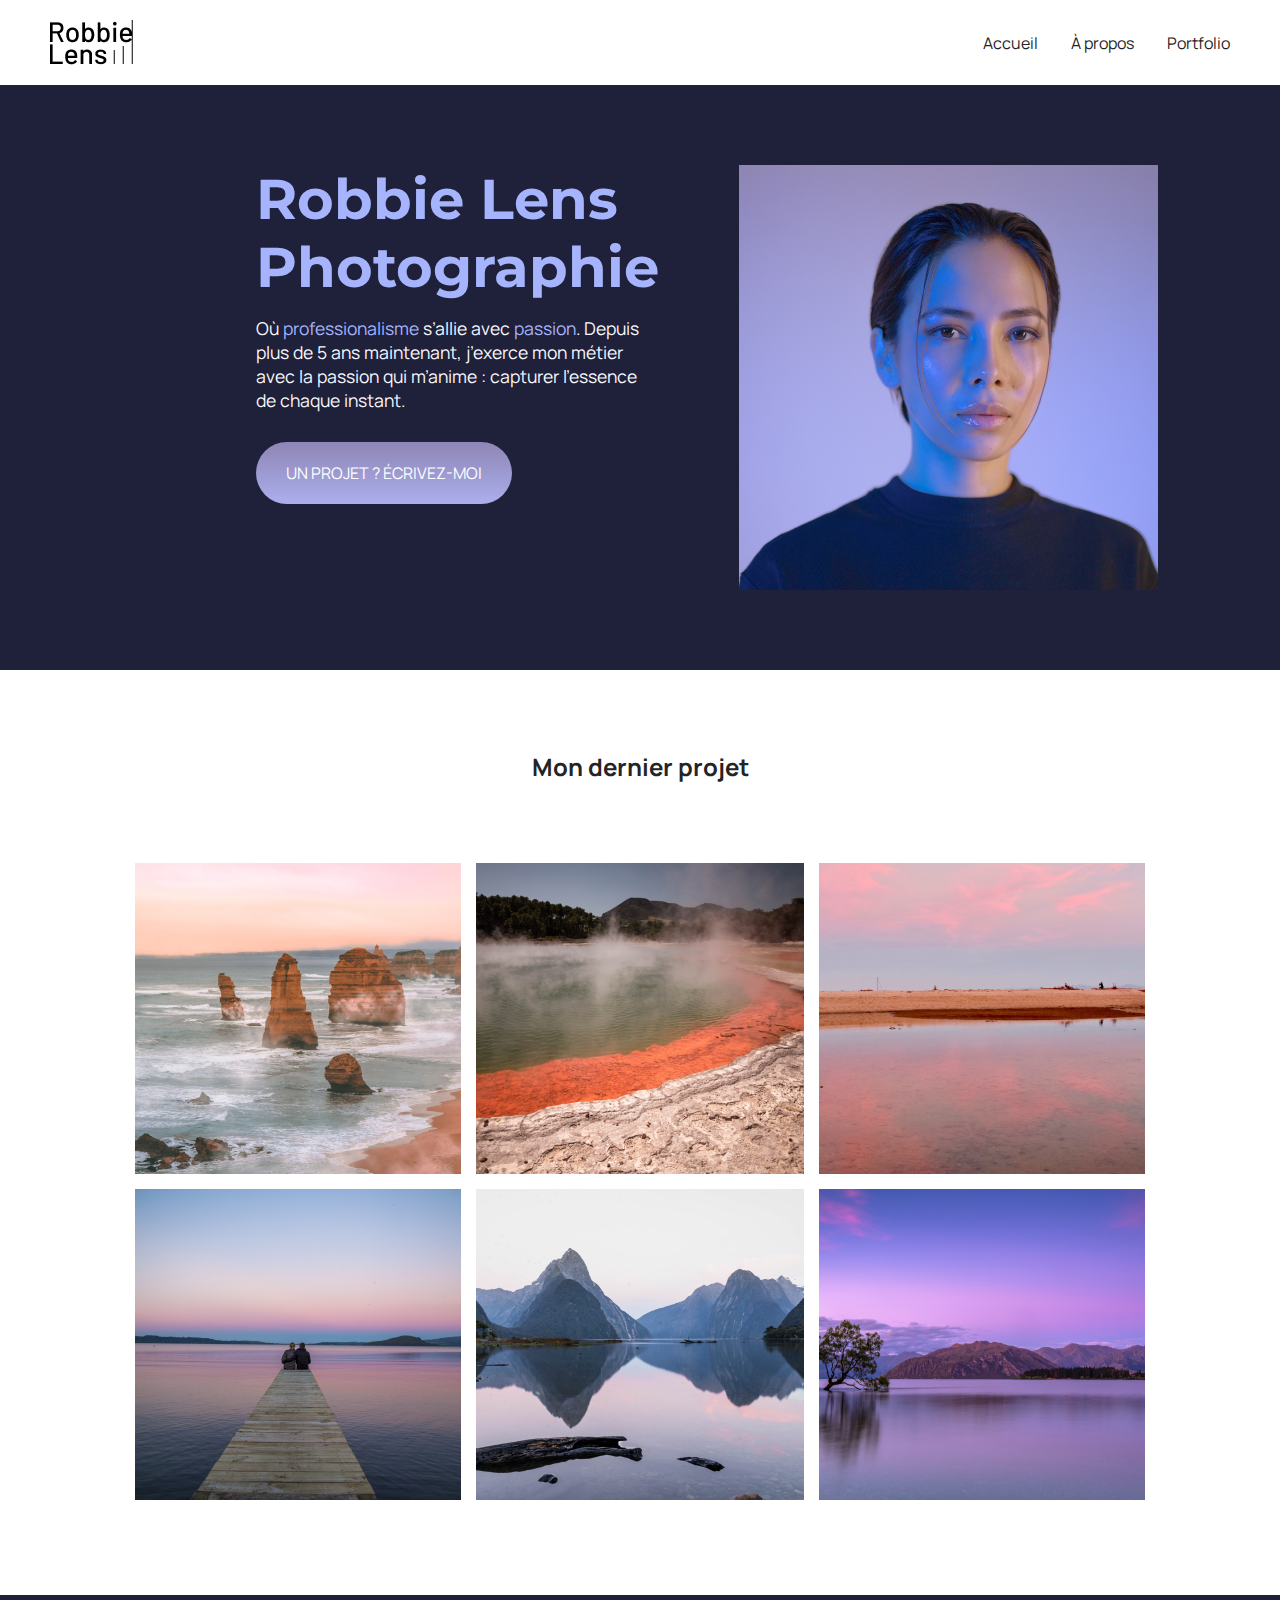
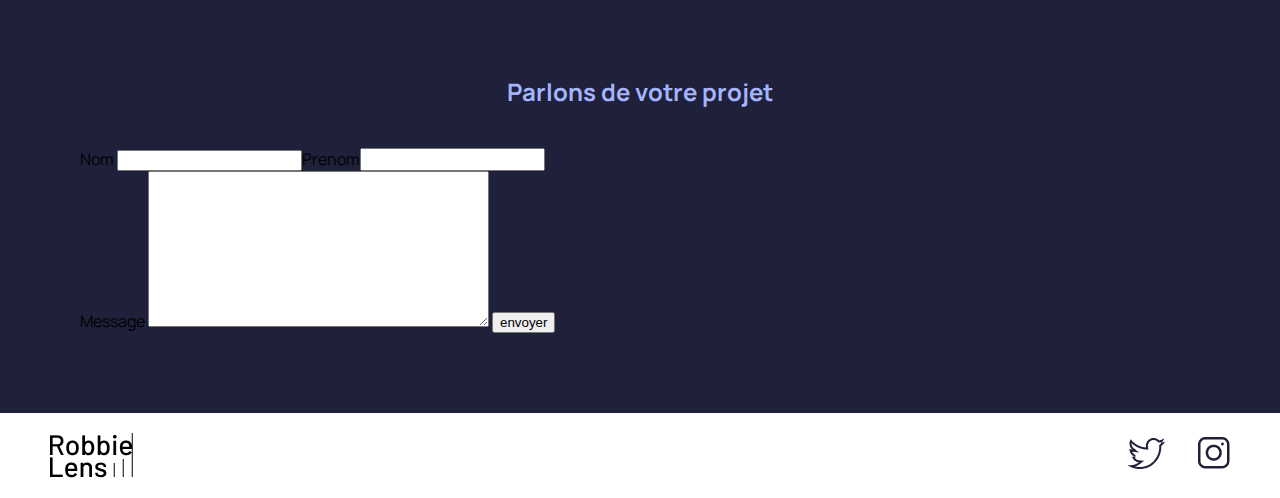
<file: index.html>
<!DOCTYPE html>
<html lang="fr">

<head>
    <meta charset="utf-8" >
    <title>Accueil - Robbie Lens Photographie</title>
    <link href="style/style.css" rel="stylesheet" >
    <link href="style/index.css" rel="stylesheet" >
    <link rel="preconnect" href="https://fonts.googleapis.com">
    <link rel="preconnect" href="https://fonts.gstatic.com" crossorigin>
    <link href="https://fonts.googleapis.com/css2?family=Manrope&family=Montserrat&display=swap" rel="stylesheet">
</head>

<body>
    <header>
        <nav>
            <img src="images/logo.png" alt="Logo Robbie Lens" >
            <div>
                <a href="index.html">Accueil</a>
                <a href="a-propos.html">À propos</a>
                <a href="portfolio.html">Portfolio</a>
            </div>
        </nav>
    </header>
    <main>
        <section class="accueil-introduction">
            <div>
                <h1>Robbie Lens Photographie</h1>
                <p>
                    Où <em>professionalisme</em> s’allie avec <em>passion</em>. Depuis
                    plus de 5 ans maintenant, j’exerce mon métier avec la passion
                    qui m’anime : capturer l’essence de chaque instant.
                </p>
                <a href="portfolio.html" class="cta">UN PROJET ? ÉCRIVEZ-MOI</a>
            </div>
            <img src="images/robbie-lens.png" alt="Portrait avec effet de la photographe Robbie Lens" >
        </section>
        <section class="accueil-photos">
            <h2>Mon dernier projet</h2>
            <div>
                <img src="images/accueil/element-1.png" alt="Twelve apostles - Australie" >
                <img src="images/accueil/element-2.png" alt="Wai-O-Tapu - Nouvelle-Zélande" >
                <img src="images/accueil/element-3.png" alt="Parc National d’Abel Tasman - Nouvelle-Zélande" >
            </div>
            <div>
                <img src="images/accueil/element-4.png" alt="Lac Rotorua - Nouvelle-Zélande" >
                <img src="images/accueil/element-5.png" alt="Milford Sound - Nouvelle-Zélande" >
                <img src="images/accueil/element-6.png" alt="Lac Wanaka - Nouvelle-Zélande" >
            </div>
        </section>
        <section class="section-contact">
            <h2>Parlons de votre projet</h2>
            <form method="get" action="">

                <div class="nometpr">

               <div>

               
                  <label for="nom">Nom</label>
                <input type="text" name="" id="nom">
                </div>

                <label for="prenom">Prenom</label>
                <input  type="text" name="" id="prenom">
                 </div>
                 <label for="message">Message</label>
                 <textarea name="" id="message" cols="40" rows="10"></textarea>
                 
                 <input type="submit" value="envoyer">
             
            </form>
        </section>
    </main>
    <footer>
        <img src="images/logo.png" alt="Logo Robbie Lens" >
        <div>
            <a target="_blank" href="https://twitter.com/" class="lien-icone">
                <img src="images/twitter.png" alt="Logo Twitter" >
            </a>
            <a target="_blank" href="https://www.instagram.com/" class="lien-icone">
                <img src="images/instagram.png" alt="Logo Instagram" >
            </a>
        </div>
    </footer>
</body>

</html>
</file>
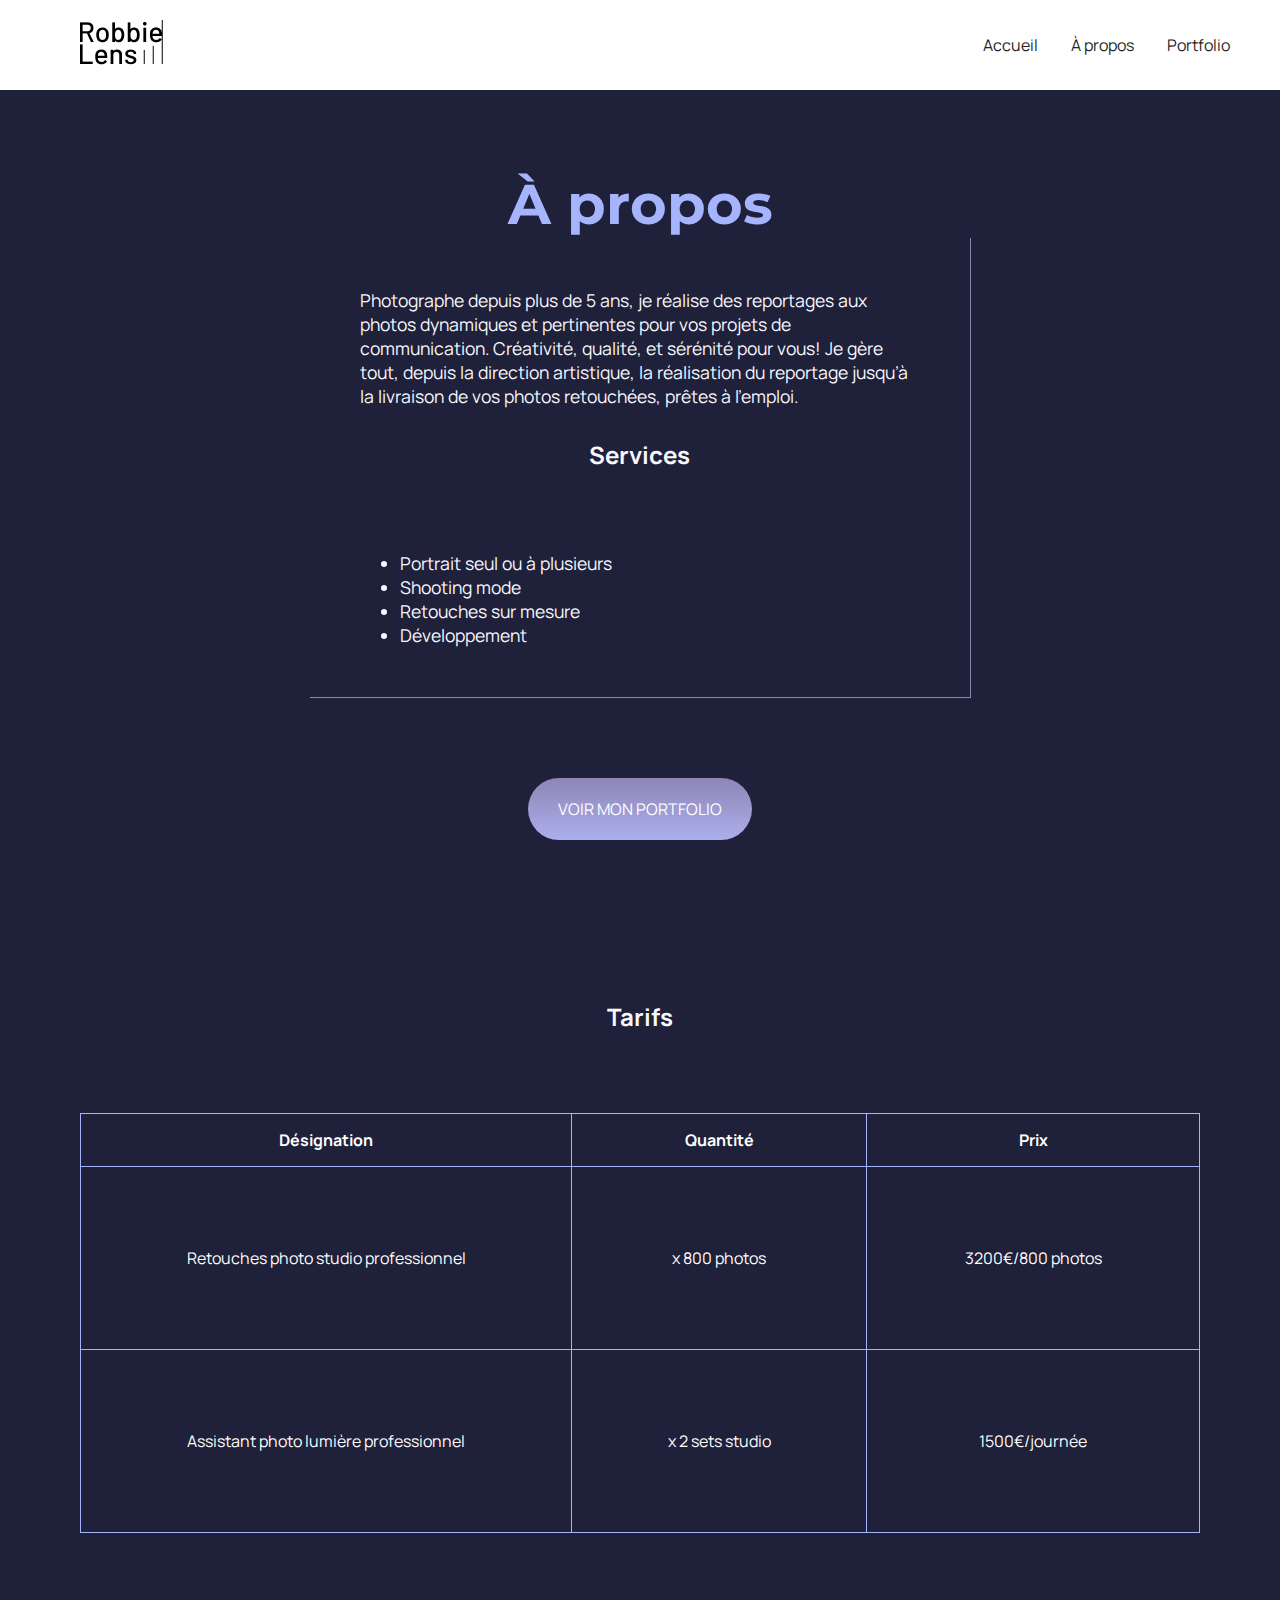
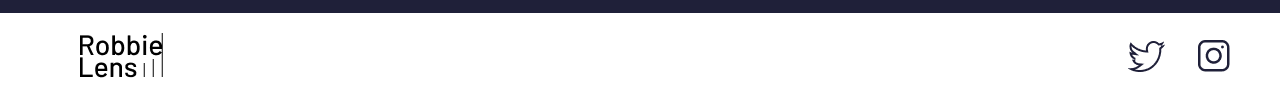
<file: a-propos.html>
<!DOCTYPE html>
<html lang="fr">

<head>
    <meta charset="utf-8" >
    <title>À propos - Robbie Lens Photographie</title>
    <link href="style/style.css" rel="stylesheet" >
    <link href="style/a-propos.css" rel="stylesheet" >
    <link rel="preconnect" href="https://fonts.googleapis.com">
    <link rel="preconnect" href="https://fonts.gstatic.com" crossorigin>
    <link href="https://fonts.googleapis.com/css2?family=Manrope&family=Montserrat&display=swap" rel="stylesheet">
</head>

<body>
    <header>
        <nav>
            <a href="index.html" class="lien-icone">
                <img src="images/logo.png" alt="Logo Robbie Lens" >
            </a>
            <div>
                <a href="index.html">Accueil</a>
                <a href="a-propos.html">À propos</a>
                <a href="portfolio.html">Portfolio</a>
            </div>
        </nav>
    </header>
    <main class="a-propos-main">
        <section>
            <h1>À propos</h1>
            <div class="carre-contenu">
                <p>
                    Photographe depuis plus de 5 ans, je réalise des reportages aux photos dynamiques et pertinentes
                    pour
                    vos
                    projets de communication. Créativité, qualité, et sérénité pour vous! Je gère tout, depuis la
                    direction
                    artistique, la réalisation du reportage jusqu’à la livraison de vos photos retouchées, prêtes à
                    l’emploi.
                </p>
                <h2>Services</h2>
                <ul>
                    <li>Portrait seul ou à plusieurs</li>
                    <li>Shooting mode</li>
                    <li>Retouches sur mesure</li>
                    <li>Développement</li>
                </ul>
            </div>
            <div>
                <a href="portfolio.html" class="cta">VOIR MON PORTFOLIO</a>
            </div>
        </section>
        <section>
            <h2>Tarifs</h2>
            <table>
                <thead>
                    <tr>
                        <th>Désignation</th>
                        <th>Quantité</th>
                        <th>Prix</th>
                    </tr>
                </thead>
                <tbody>
                    <tr>
                        <td>Retouches photo
                            studio professionnel</td>
                        <td>x 800 photos</td>
                        <td>3200€/800 photos</td>
                    </tr>
                    <tr>
                        <td>Assistant photo
                            lumière professionnel</td>
                        <td>x 2 sets studio</td>
                        <td>1500€/journée</td>
                    </tr>
                </tbody>
            </table>
            </h2>

        </section>
    </main>
    <footer>
        <a href="index.html" class="lien-icone">
            <img src="images/logo.png" alt="Logo Robbie Lens" >
        </a>
        <div>
            <a target="_blank" href="https://twitter.com/" class="lien-icone">
                <img src="images/twitter.png" alt="Logo Twitter" >
            </a>
            <a target="_blank" href="https://www.instagram.com/" class="lien-icone">
                <img src="images/instagram.png" alt="Logo Instagram" >
            </a>
        </div>
    </footer>
</body>

</html>
</file>
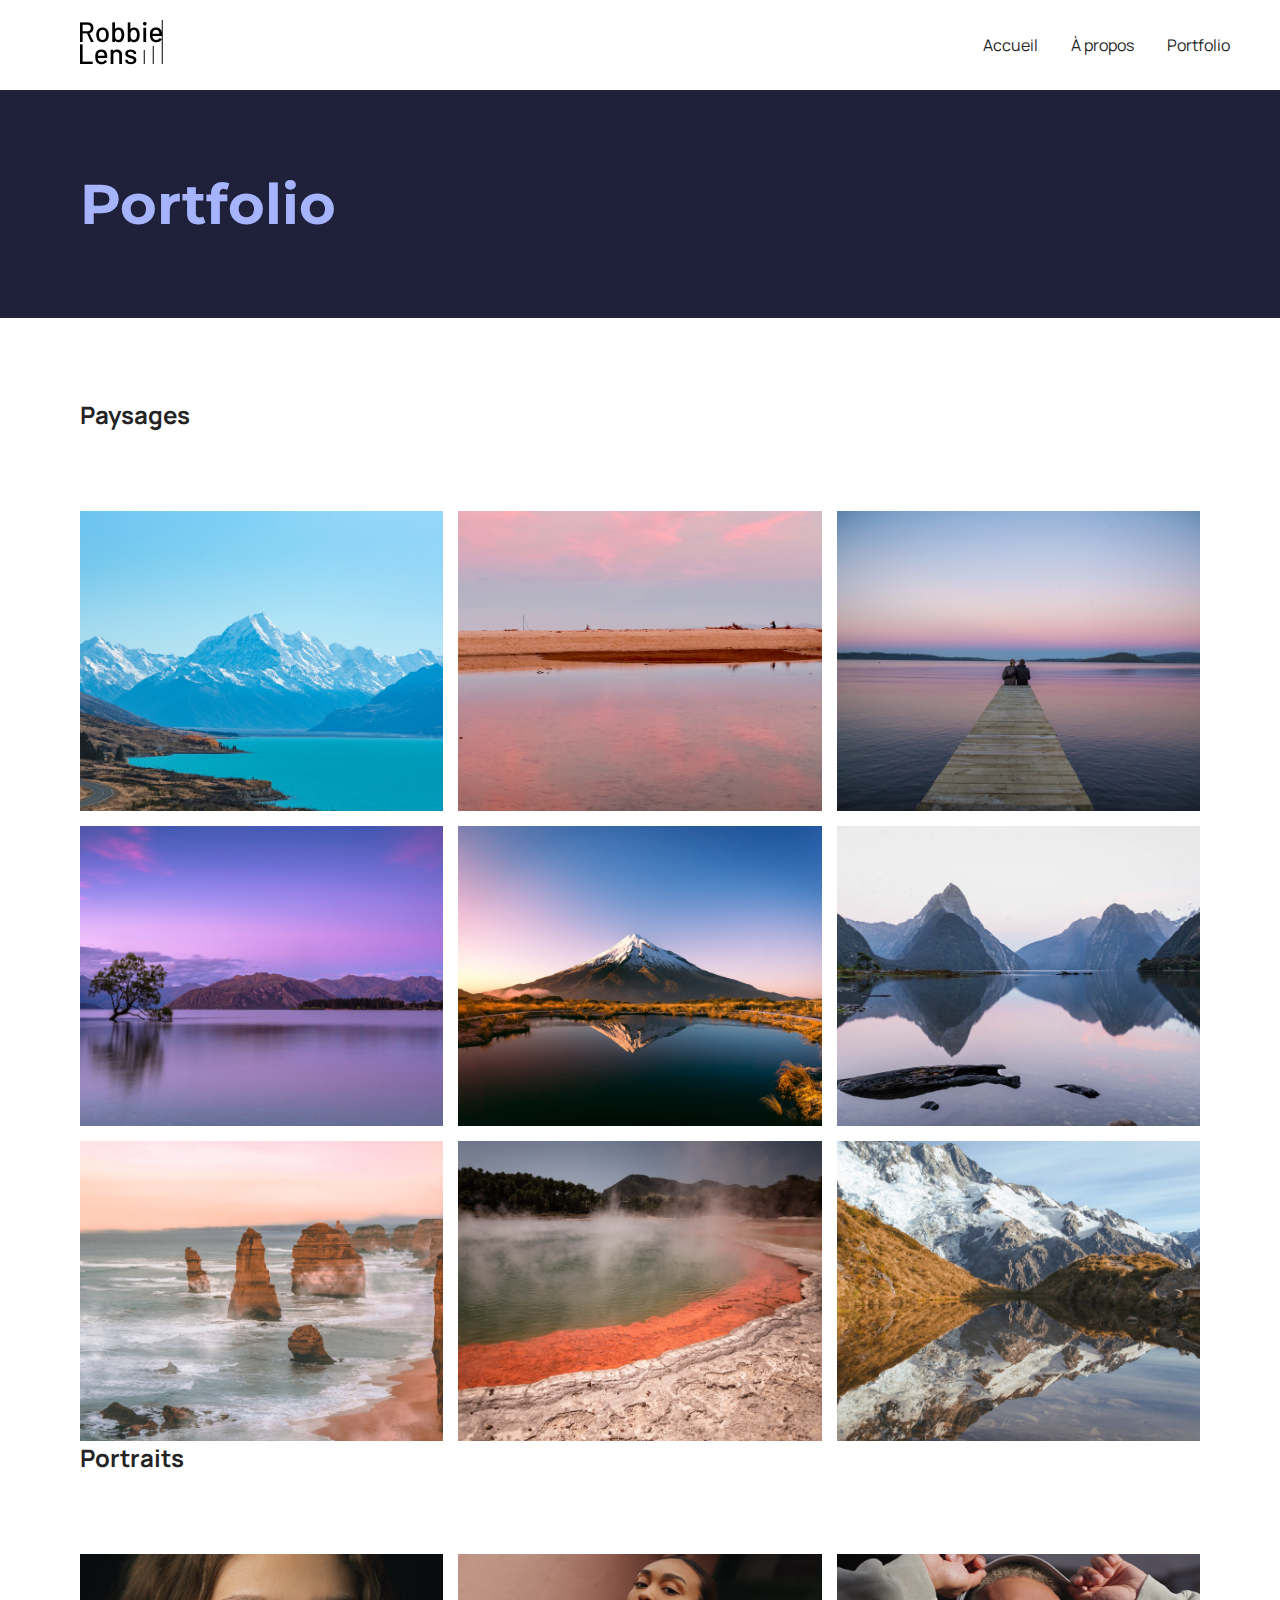
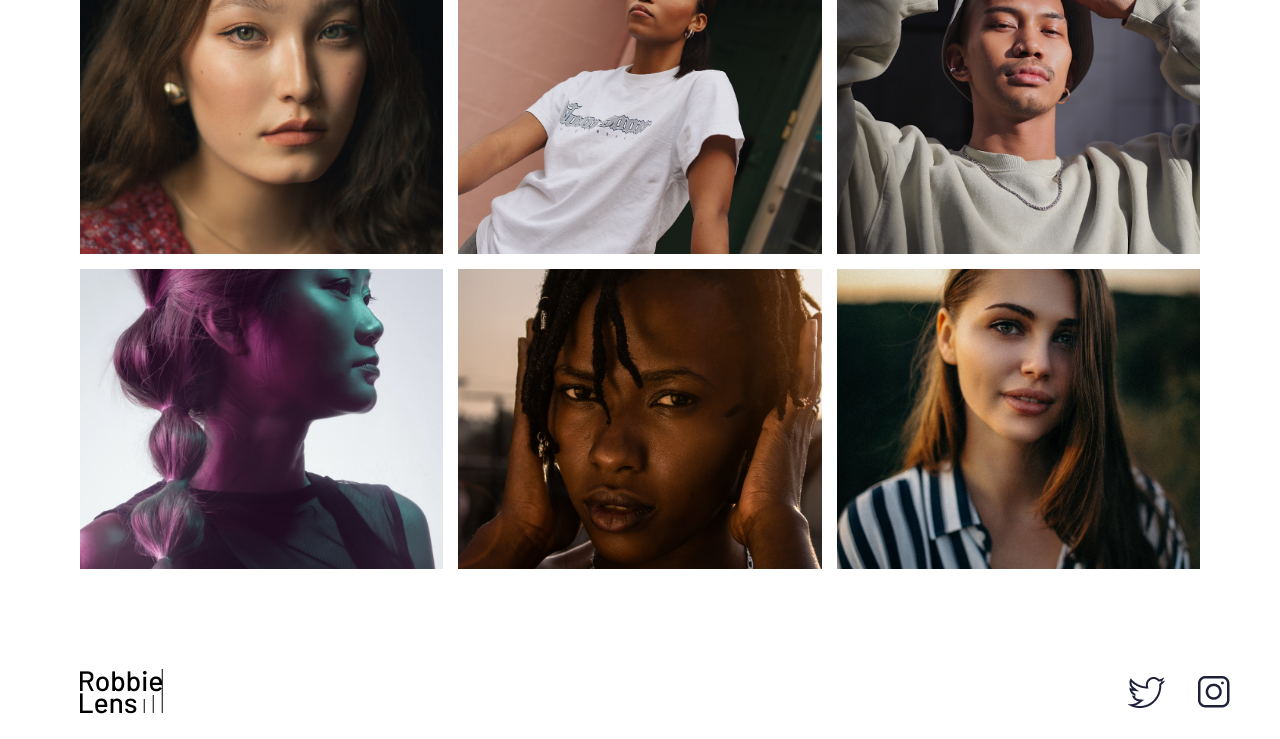
<file: portfolio.html>
<!DOCTYPE html>
<html lang="fr">

<head>
    <meta charset="utf-8" >
    <title>Portfolio - Robbie Lens Photographie</title>
    <link href="style/style.css" rel="stylesheet" >
    <link href="style/portfolio.css" rel="stylesheet" >
    <link rel="preconnect" href="https://fonts.googleapis.com">
    <link rel="preconnect" href="https://fonts.gstatic.com" crossorigin>
    <link href="https://fonts.googleapis.com/css2?family=Manrope&family=Montserrat&display=swap" rel="stylesheet">
</head>

<body>
    <header>
        <nav>
            <a href="index.html" class="lien-icone">
                <img src="images/logo.png" alt="Logo Robbie Lens" >
            </a>
            <div>
                <a href="index.html">Accueil</a>
                <a href="a-propos.html">À propos</a>
                <a href="portfolio.html">Portfolio</a>
            </div>
        </nav>
    </header>
    <main>
        <section>
            <h1>Portfolio</h1>
        </section>
        <section class="portfolio-section-photos">
            <h2>Paysages</h2>
            <div class="grid-paysages">
                <a href="images/portfolio/paysage1.jpg" class="lien-conteneur-photo">
                    <img src="images/portfolio/paysage1.jpg" alt="Mont Aoraki - Nouvelle-Zélande" >
                    <div class="photo-hover">Voir la photo</div>
                </a>
                <a href="images/portfolio/paysage2.jpg" class="lien-conteneur-photo">
                    <img src="images/portfolio/paysage2.jpg" alt="Parc National d’Abel Tasman - Nouvelle-Zélande" >
                    <div class="photo-hover">Voir la photo</div>
                </a>
                <a href="images/portfolio/paysage3.jpg" class="lien-conteneur-photo">
                    <img src="images/portfolio/paysage3.jpg" alt="Lac Rotorua - Nouvelle-Zélande" >
                    <div class="photo-hover">Voir la photo</div>
                </a>
                <a href="images/portfolio/paysage4.jpg" class="lien-conteneur-photo">
                    <img src="images/portfolio/paysage4.jpg" alt="Lac Wanaka - Nouvelle-Zélande" >
                    <div class="photo-hover">Voir la photo</div>
                </a>
                <a href="images/portfolio/paysage5.jpg" class="lien-conteneur-photo">
                    <img src="images/portfolio/paysage5.jpg" alt="Mont Taranaki - Nouvelle-Zélande" >
                    <div class="photo-hover">Voir la photo</div>
                </a>
                <a href="images/portfolio/paysage6.jpg" class="lien-conteneur-photo">
                    <img src="images/portfolio/paysage6.jpg" alt="Milford Sound - Nouvelle-Zélande" >
                    <div class="photo-hover">Voir la photo</div>
                </a>
                <a href="images/portfolio/paysage7.jpg" class="lien-conteneur-photo">
                    <img src="images/portfolio/paysage7.jpg" alt="Twelve Apostle - Australie" >
                    <div class="photo-hover">Voir la photo</div>
                </a>
                <a href="images/portfolio/paysage8.jpg" class="lien-conteneur-photo">
                    <img src="images/portfolio/paysage8.jpg" alt="Wai-O-Tapu - Nouvelle-Zélande" >
                    <div class="photo-hover">Voir la photo</div>
                </a>
                <a href="images/portfolio/paysage9.jpg" class="lien-conteneur-photo">
                    <img src="images/portfolio/paysage9.jpg" alt="Mont Cook - Nouvelle Zélande" >
                    <div class="photo-hover">Voir la photo</div>
                </a>
            </div>
            <h2>Portraits</h2>
            <div class="grid-portraits">
                <a href="images/portfolio/portrait1.jpg" class="lien-conteneur-photo">
                    <img src="images/portfolio/portrait1.jpg" alt="Portrait jeune femme 1" >
                    <div class="photo-hover">Voir la photo</div>
                </a>
                <a href="images/portfolio/portrait2.jpg" class="lien-conteneur-photo">
                    <img src="images/portfolio/portrait2.jpg" alt="Portrait jeune femme 2" >
                    <div class="photo-hover">Voir la photo</div>
                </a>
                <a href="images/portfolio/portrait3.jpg" class="lien-conteneur-photo">
                    <img src="images/portfolio/portrait3.jpg" alt="Portrait jeune homme 3" >
                    <div class="photo-hover">Voir la photo</div>
                </a>
                <a href="images/portfolio/portrait4.jpg" class="lien-conteneur-photo">
                    <img src="images/portfolio/portrait4.jpg" alt="Portrait jeune femme 4" >
                    <div class="photo-hover">Voir la photo</div>
                </a>
                <a href="images/portfolio/portrait5.jpg" class="lien-conteneur-photo">
                    <img src="images/portfolio/portrait5.jpg" alt="Portrait jeune femme 5" >
                    <div class="photo-hover">Voir la photo</div>
                </a>
                <a href="images/portfolio/portrait6.jpg" class="lien-conteneur-photo">
                    <img src="images/portfolio/portrait6.jpg" alt="Portrait jeune femme 6" >
                    <div class="photo-hover">Voir la photo</div>
                </a>

            </div>
        </section>
    </main>
    <footer>
        <a href="index.html" class="lien-icone">
            <img src="images/logo.png" alt="Logo Robbie Lens" >
        </a>
        <div>
            <a target="_blank" href="https://twitter.com/" class="lien-icone">
                <img src="images/twitter.png" alt="Logo Twitter" >
            </a>
            <a target="_blank" href="https://www.instagram.com/" class="lien-icone">
                <img src="images/instagram.png" alt="Logo Instagram" >
            </a>
        </div>
    </footer>
</body>

</html>
</file>
<file: style/style.css>
* {
  margin: 0;
}

body {
  font-family: 'Manrope', sans-serif;
  font-size: 1em;
  background-color: #1f2039;
}

a {
  color: #242424;
  text-decoration: none;
}

em {
  color: #a5b4fc;
  font-style: normal;
}

h1 {
  font-size: 3.5em;
  color: #a5b4fc;
  font-family: 'Montserrat', sans-serif;
}

h2 {
  color: #f9f8ff;
}

p,
li {
  font-size: 1.1em;
  color: #f9f8ff;
}

header,
footer {
  background-color: white;
  padding: 20px 50px;
}

.cta {
  display: inline-block;
  background: linear-gradient(#8e86b5, #acaeed);
  color: white;
  border-radius: 50px;
  padding: 20px 30px;
}

a:hover {
  text-decoration: underline;
}

.cta:hover {
  background: linear-gradient(#696484, #8788ba);
  text-decoration: none;
}

.lien-icone {
  margin-left: 30px;
}

.lien-icone:hover {
  opacity: 0.5;
}

section {
  padding: 80px;
}

footer,
nav {
  display: flex;
  flex-direction: row;
  align-items: center;
  justify-content: space-between;
}

nav a {
  margin-left: 30px;
}
</file>
<file: style/index.css>
.accueil-photos {
  background-color: white;
  padding: 80px;
}

.accueil-photos h2 {
  color: #242424;
  text-align: center;
  margin-bottom: 80px;
}

.accueil-photos div {
  display: flex;
  flex-direction: row;
  gap: 15px;
  justify-content: center;
  margin-bottom: 15px;
}

.accueil-introduction {
  display: flex;
  flex-direction: row;
  width: 60%;
  align-items: flex-start;
  margin: auto;
}

.accueil-introduction h1 {
  margin-bottom: 15px;
}

.accueil-introduction p {
  margin-bottom: 30px;
}

.accueil-introduction div {
  padding-right: 80px;
}

.section-contact h2 {
  color: #a5b4fc;
  text-align: center;
  padding-bottom: 40px;

 
}
.nometpr{
  display: flex;
  flex-direction: row;

}
.prenom{
margin: 10px;
}
/*  


.section-contact form {
  display: flex;
  flex-direction: column;
  align-items: center;
}

.nometpr {
  display: flex;
  flex-direction: row;
  justify-content: space-between;
  width: 100%;
  max-width: 400px;
  margin-bottom: 15px;
}

.nometpr label,
.nometpr input {
  margin-bottom: 5px;
}

.nometpr input {
  width: 48%; 
}

*/
</file>
<file: style/a-propos.css>
.carre-contenu {
  border-right: 1px solid #8e86b5;
  border-bottom: 1px solid #8e86b5;
  padding: 50px;
  width: 50%;
  margin: auto;
  margin-bottom: 80px;
}

.carre-contenu h2 {
  margin-top: 30px;
}

.carre-contenu ul {
  margin-top: 30px;
}

.carre-contenu + div {
  text-align: center;
}

.a-propos-main {
  margin: auto;
}

table {
  color: white;
  text-align: center;
  width: 100%;
  border-collapse: collapse;
}

td,
th {
  padding: 15px;
  border: 1px solid #a5b4fc;
}

td {
  padding: 80px;
}

h2 {
  margin-bottom: 80px;
}

h1,
h2 {
  text-align: center;
}
</file>
<file: style/portfolio.css>
.portfolio-section-photos {
  background-color: white;
}

.portfolio-section-photos h2 {
  color: #242424;
  margin-bottom: 80px;
}

.grid-paysages {
  display: grid;
  grid-template-columns: 1fr 1fr 1fr;
  grid-template-rows: 300px 300px 300px;
  gap: 15px;
}

.grid-portraits {
  display: grid;
  grid-template-columns: 1fr 1fr 1fr;
  grid-template-rows: 300px 300px;
  gap: 15px;
}

.grid-paysages img,
.grid-portraits img {
  width: 100%;
  height: 100%;
  object-fit: cover;
}

.lien-conteneur-photo {
  position: relative;
}

.photo-hover {
  position: absolute;
  top: 0;
  left: 0;
  right: 0;
  bottom: 0;
  display: flex;
  align-items: center;
  justify-content: center;
  font-size: 1.5em;
  color: white;
  background-color: rgba(0, 0, 0, 0.7);
  display: none;
}

.lien-conteneur-photo:hover .photo-hover {
  display: flex;
}
</file>
